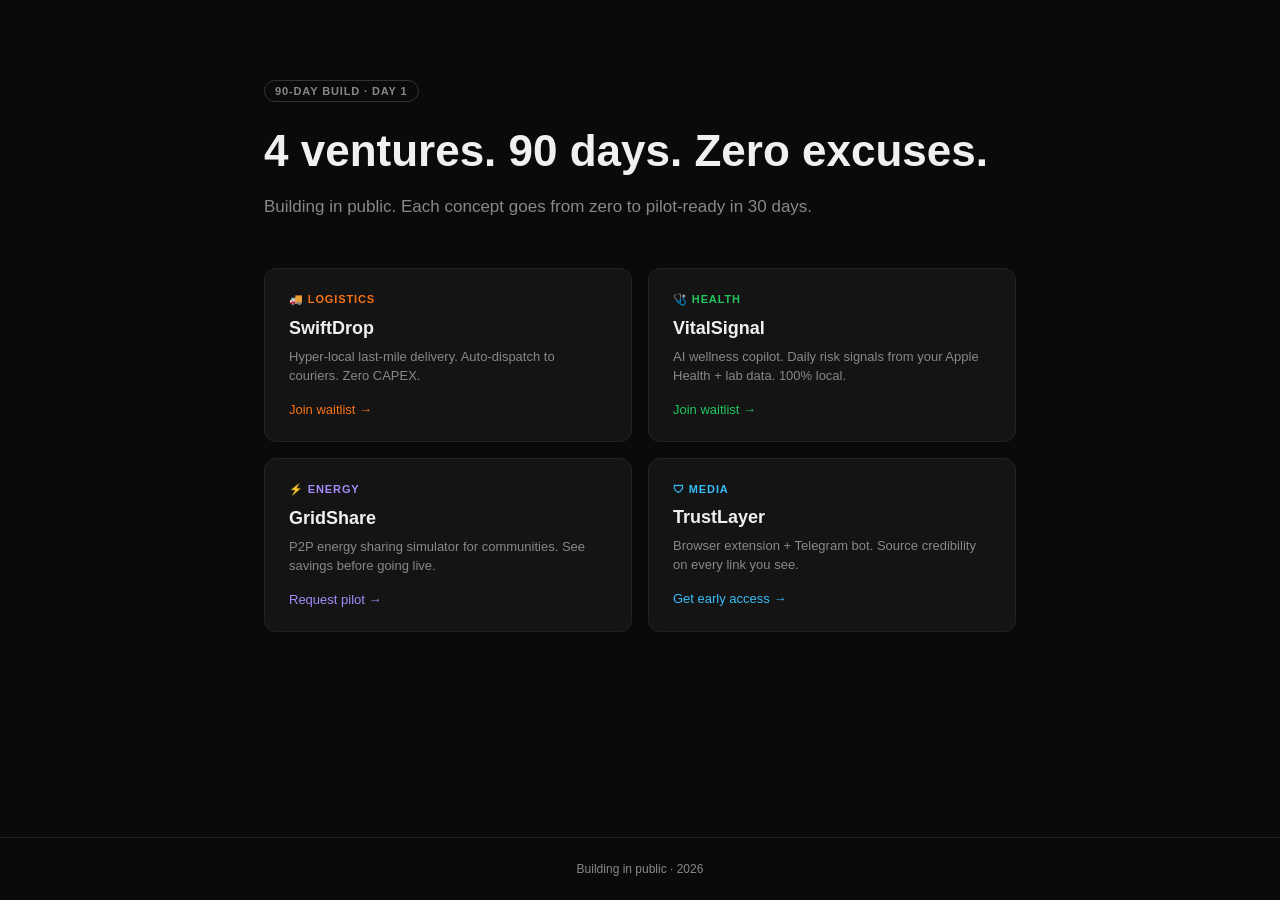
<file: index.html>
<!DOCTYPE html>
<html lang="en">
<head>
  <meta charset="utf-8">
  <meta name="viewport" content="width=device-width, initial-scale=1">
  <title>4 Ventures — 90-day build</title>
  <link rel="stylesheet" href="_shared/style.css">
  <style>
    .grid { display: grid; grid-template-columns: repeat(auto-fit, minmax(280px, 1fr)); gap: 16px; margin-top: 48px; }
    .card { background: var(--surface); border: 1px solid var(--border); border-radius: var(--radius); padding: 24px; text-decoration: none; color: var(--text); display: block; transition: border-color .15s; }
    .card:hover { border-color: var(--card-accent, #555); }
    .card-badge { font-size: 11px; font-weight: 600; letter-spacing: .08em; text-transform: uppercase; margin-bottom: 12px; }
    .card h2 { font-size: 18px; margin-bottom: 8px; }
    .card p { font-size: 13px; color: var(--muted); line-height: 1.5; }
    .card .arrow { margin-top: 16px; font-size: 13px; }
  </style>
</head>
<body>
  <main style="max-width:800px">
    <span class="badge" style="color:#888;border-color:#333">90-day build · Day 1</span>
    <h1>4 ventures. 90 days. Zero excuses.</h1>
    <p class="sub">Building in public. Each concept goes from zero to pilot-ready in 30 days.</p>
    <div class="grid">
      <a class="card" href="delivery/" style="--card-accent:#f97316">
        <div class="card-badge" style="color:#f97316">🚚 Logistics</div>
        <h2>SwiftDrop</h2>
        <p>Hyper-local last-mile delivery. Auto-dispatch to couriers. Zero CAPEX.</p>
        <div class="arrow" style="color:#f97316">Join waitlist →</div>
      </a>
      <a class="card" href="health/" style="--card-accent:#22c55e">
        <div class="card-badge" style="color:#22c55e">🩺 Health</div>
        <h2>VitalSignal</h2>
        <p>AI wellness copilot. Daily risk signals from your Apple Health + lab data. 100% local.</p>
        <div class="arrow" style="color:#22c55e">Join waitlist →</div>
      </a>
      <a class="card" href="energy/" style="--card-accent:#a78bfa">
        <div class="card-badge" style="color:#a78bfa">⚡ Energy</div>
        <h2>GridShare</h2>
        <p>P2P energy sharing simulator for communities. See savings before going live.</p>
        <div class="arrow" style="color:#a78bfa">Request pilot →</div>
      </a>
      <a class="card" href="deepfake/" style="--card-accent:#38bdf8">
        <div class="card-badge" style="color:#38bdf8">🛡 Media</div>
        <h2>TrustLayer</h2>
        <p>Browser extension + Telegram bot. Source credibility on every link you see.</p>
        <div class="arrow" style="color:#38bdf8">Get early access →</div>
      </a>
    </div>
  </main>
  <footer>Building in public · 2026</footer>
</body>
</html>
</file>
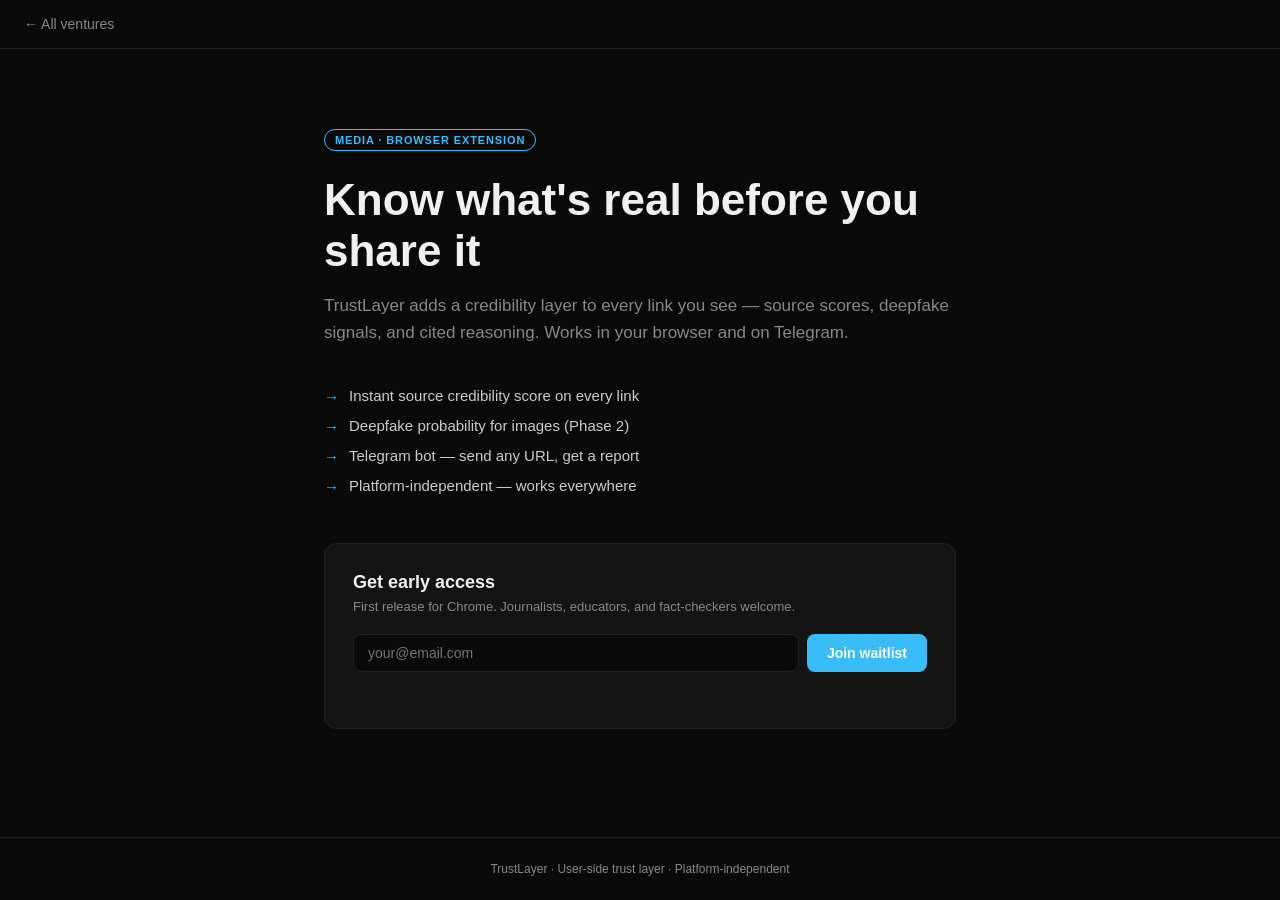
<file: deepfake/index.html>
<!DOCTYPE html>
<html lang="en">
<head>
  <meta charset="utf-8">
  <meta name="viewport" content="width=device-width, initial-scale=1">
  <title>TrustLayer — Verify before you share</title>
  <link rel="stylesheet" href="../_shared/style.css">
  <style>:root { --accent: #38bdf8; }</style>
</head>
<body>
  <nav><a href="../">← All ventures</a></nav>
  <main>
    <span class="badge" style="color:#38bdf8;border-color:#38bdf8">Media · Browser Extension</span>
    <h1>Know what's real before you share it</h1>
    <p class="sub">TrustLayer adds a credibility layer to every link you see — source scores, deepfake signals, and cited reasoning. Works in your browser and on Telegram.</p>
    <ul class="features">
      <li>Instant source credibility score on every link</li>
      <li>Deepfake probability for images (Phase 2)</li>
      <li>Telegram bot — send any URL, get a report</li>
      <li>Platform-independent — works everywhere</li>
    </ul>
    <div class="waitlist">
      <h2>Get early access</h2>
      <p>First release for Chrome. Journalists, educators, and fact-checkers welcome.</p>
      <div class="form-row">
        <input type="email" id="email" placeholder="your@email.com">
        <button onclick="join('deepfake')">Join waitlist</button>
      </div>
      <div id="msg"></div>
    </div>
  </main>
  <footer>TrustLayer · User-side trust layer · Platform-independent</footer>
  <script src="../_shared/waitlist.js"></script>
</body>
</html>
</file>
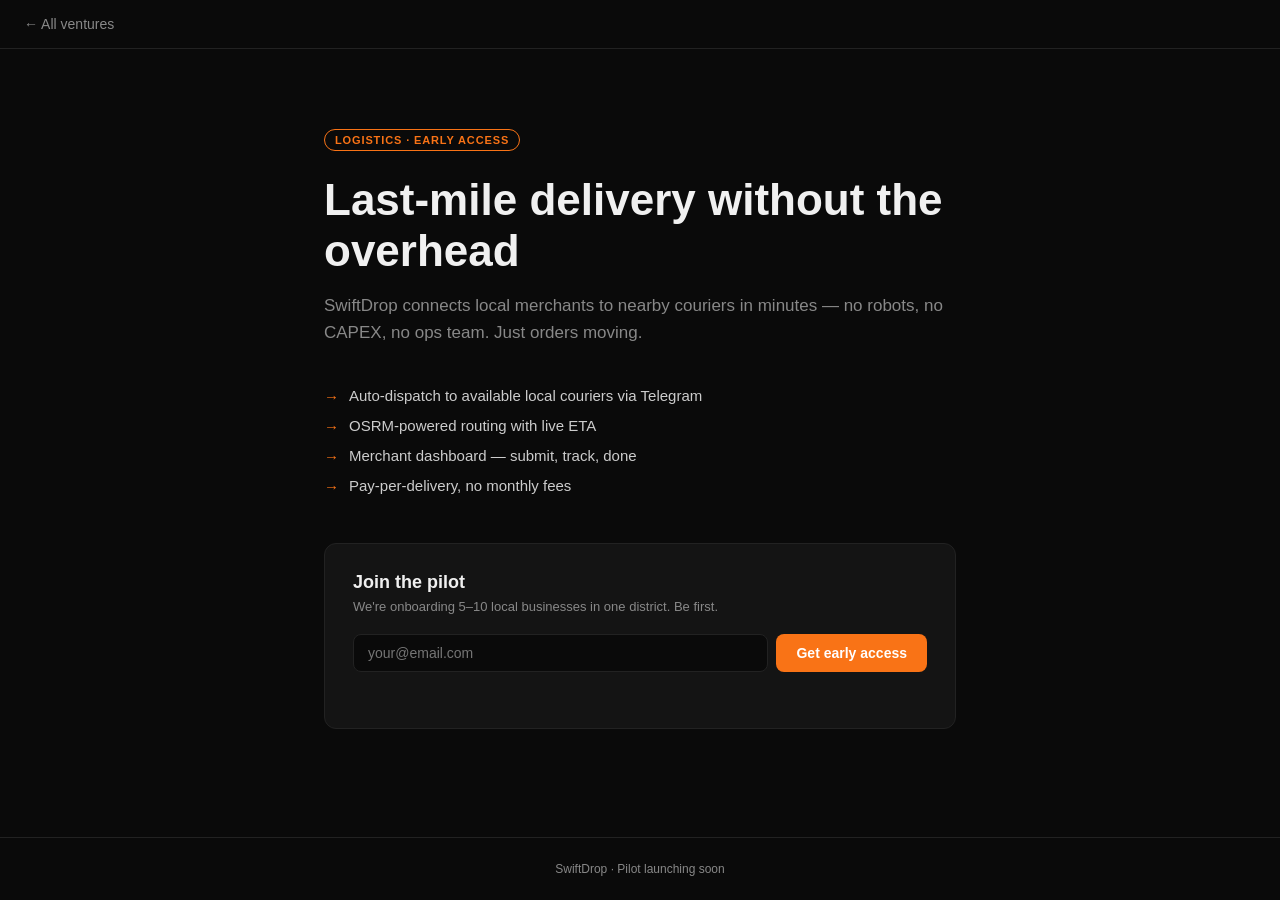
<file: delivery/index.html>
<!DOCTYPE html>
<html lang="en">
<head>
  <meta charset="utf-8">
  <meta name="viewport" content="width=device-width, initial-scale=1">
  <title>SwiftDrop — Hyper-local delivery, zero CAPEX</title>
  <link rel="stylesheet" href="../_shared/style.css">
  <style>:root { --accent: #f97316; }</style>
</head>
<body>
  <nav><a href="../">← All ventures</a></nav>
  <main>
    <span class="badge" style="color:#f97316;border-color:#f97316">Logistics · Early Access</span>
    <h1>Last-mile delivery without the overhead</h1>
    <p class="sub">SwiftDrop connects local merchants to nearby couriers in minutes — no robots, no CAPEX, no ops team. Just orders moving.</p>
    <ul class="features">
      <li>Auto-dispatch to available local couriers via Telegram</li>
      <li>OSRM-powered routing with live ETA</li>
      <li>Merchant dashboard — submit, track, done</li>
      <li>Pay-per-delivery, no monthly fees</li>
    </ul>
    <div class="waitlist">
      <h2>Join the pilot</h2>
      <p>We're onboarding 5–10 local businesses in one district. Be first.</p>
      <div class="form-row">
        <input type="email" id="email" placeholder="your@email.com">
        <button onclick="join('delivery')">Get early access</button>
      </div>
      <div id="msg"></div>
    </div>
  </main>
  <footer>SwiftDrop · Pilot launching soon</footer>
  <script src="../_shared/waitlist.js"></script>
</body>
</html>
</file>
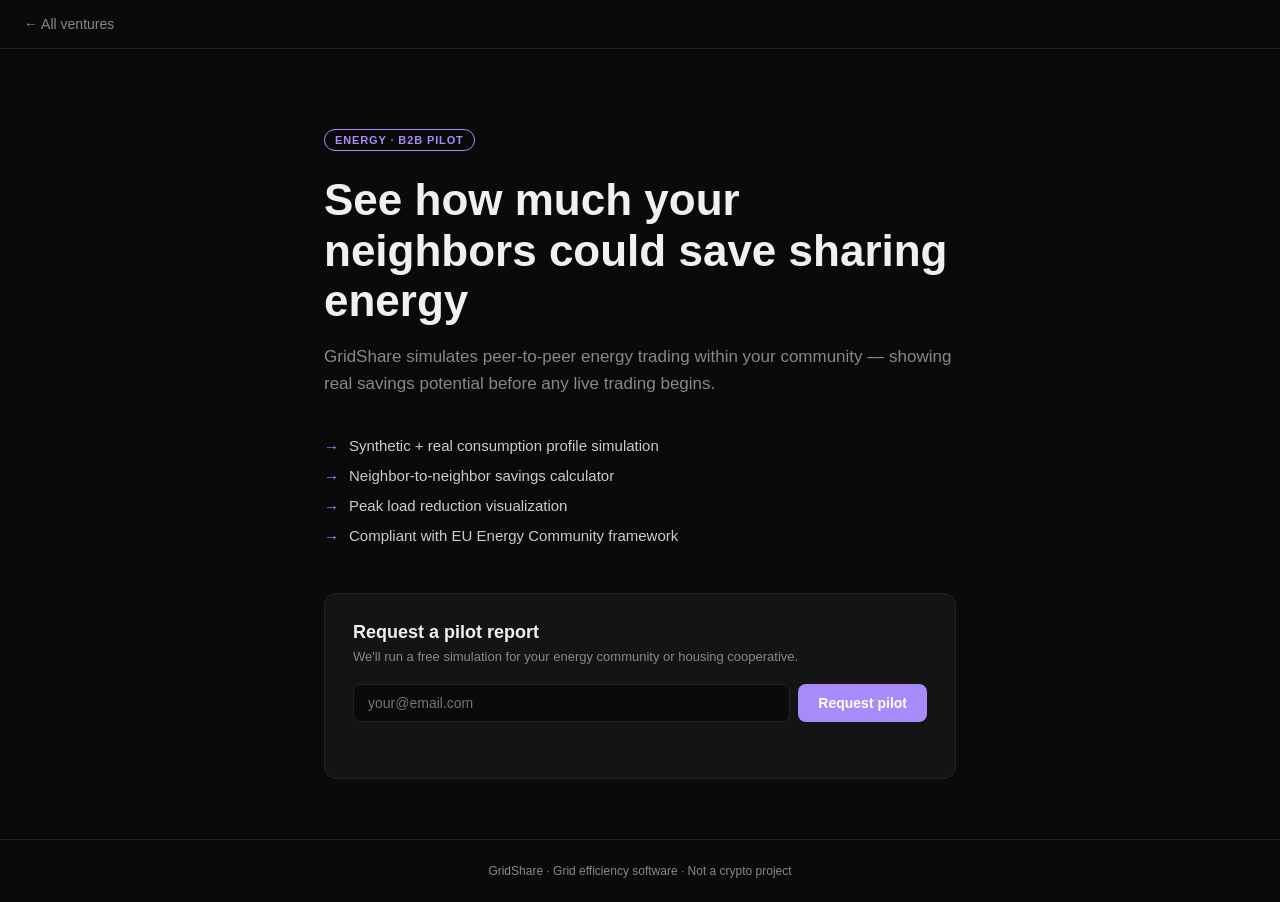
<file: energy/index.html>
<!DOCTYPE html>
<html lang="en">
<head>
  <meta charset="utf-8">
  <meta name="viewport" content="width=device-width, initial-scale=1">
  <title>GridShare — P2P energy sharing simulator</title>
  <link rel="stylesheet" href="../_shared/style.css">
  <style>:root { --accent: #a78bfa; }</style>
</head>
<body>
  <nav><a href="../">← All ventures</a></nav>
  <main>
    <span class="badge" style="color:#a78bfa;border-color:#a78bfa">Energy · B2B Pilot</span>
    <h1>See how much your neighbors could save sharing energy</h1>
    <p class="sub">GridShare simulates peer-to-peer energy trading within your community — showing real savings potential before any live trading begins.</p>
    <ul class="features">
      <li>Synthetic + real consumption profile simulation</li>
      <li>Neighbor-to-neighbor savings calculator</li>
      <li>Peak load reduction visualization</li>
      <li>Compliant with EU Energy Community framework</li>
    </ul>
    <div class="waitlist">
      <h2>Request a pilot report</h2>
      <p>We'll run a free simulation for your energy community or housing cooperative.</p>
      <div class="form-row">
        <input type="email" id="email" placeholder="your@email.com">
        <button onclick="join('energy')">Request pilot</button>
      </div>
      <div id="msg"></div>
    </div>
  </main>
  <footer>GridShare · Grid efficiency software · Not a crypto project</footer>
  <script src="../_shared/waitlist.js"></script>
</body>
</html>
</file>
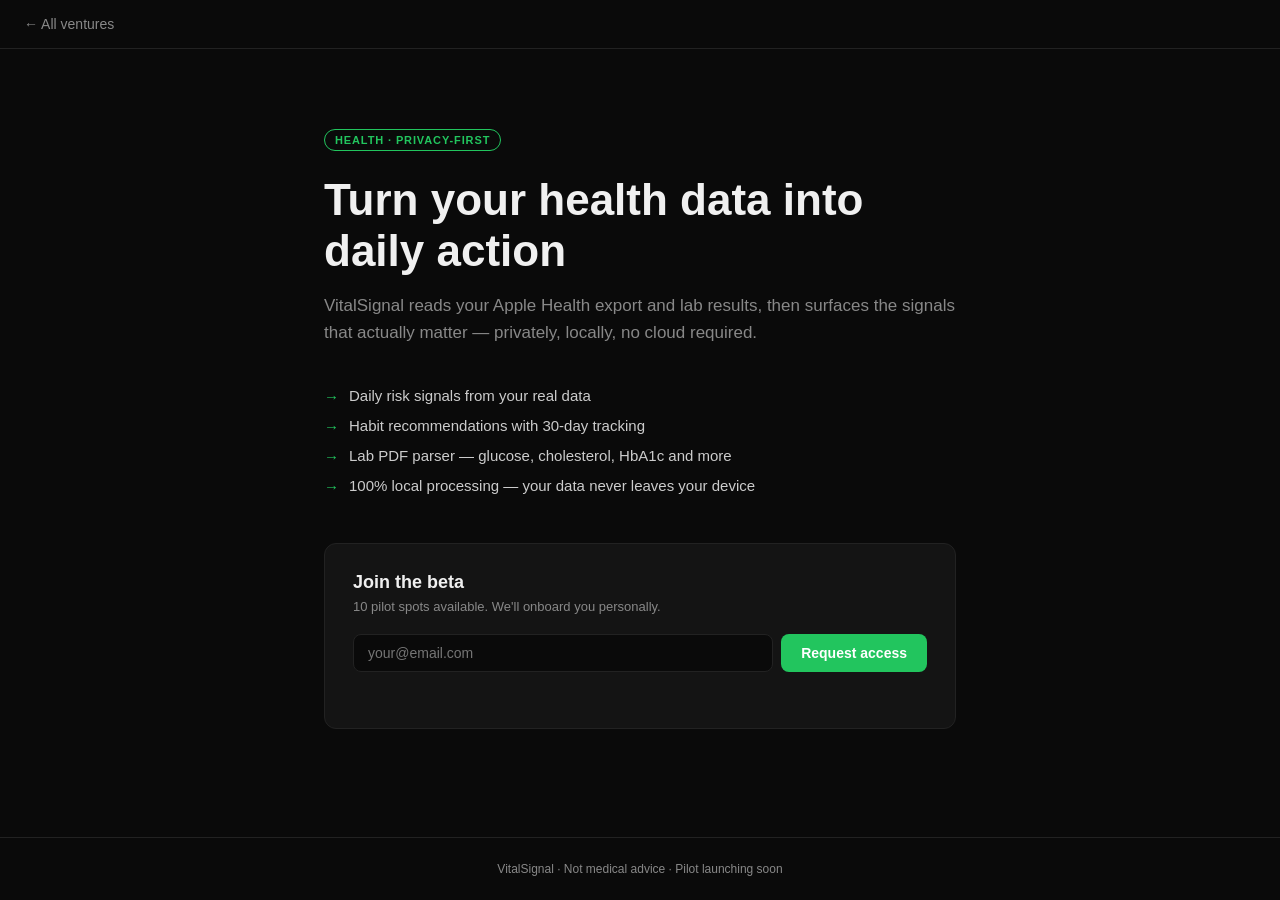
<file: health/index.html>
<!DOCTYPE html>
<html lang="en">
<head>
  <meta charset="utf-8">
  <meta name="viewport" content="width=device-width, initial-scale=1">
  <title>VitalSignal — Your personal health advocate</title>
  <link rel="stylesheet" href="../_shared/style.css">
  <style>:root { --accent: #22c55e; }</style>
</head>
<body>
  <nav><a href="../">← All ventures</a></nav>
  <main>
    <span class="badge" style="color:#22c55e;border-color:#22c55e">Health · Privacy-first</span>
    <h1>Turn your health data into daily action</h1>
    <p class="sub">VitalSignal reads your Apple Health export and lab results, then surfaces the signals that actually matter — privately, locally, no cloud required.</p>
    <ul class="features">
      <li>Daily risk signals from your real data</li>
      <li>Habit recommendations with 30-day tracking</li>
      <li>Lab PDF parser — glucose, cholesterol, HbA1c and more</li>
      <li>100% local processing — your data never leaves your device</li>
    </ul>
    <div class="waitlist">
      <h2>Join the beta</h2>
      <p>10 pilot spots available. We'll onboard you personally.</p>
      <div class="form-row">
        <input type="email" id="email" placeholder="your@email.com">
        <button onclick="join('health')">Request access</button>
      </div>
      <div id="msg"></div>
    </div>
  </main>
  <footer>VitalSignal · Not medical advice · Pilot launching soon</footer>
  <script src="../_shared/waitlist.js"></script>
</body>
</html>
</file>
<file: _shared/style.css>
*, *::before, *::after { box-sizing: border-box; margin: 0; padding: 0; }

:root {
  --bg: #0a0a0a;
  --surface: #141414;
  --border: #222;
  --text: #f0f0f0;
  --muted: #888;
  --radius: 12px;
}

body {
  font-family: -apple-system, BlinkMacSystemFont, "Segoe UI", sans-serif;
  background: var(--bg);
  color: var(--text);
  min-height: 100vh;
  display: flex;
  flex-direction: column;
}

nav {
  padding: 16px 24px;
  border-bottom: 1px solid var(--border);
  display: flex;
  align-items: center;
  gap: 8px;
  font-size: 14px;
  color: var(--muted);
}

nav a { color: var(--muted); text-decoration: none; }
nav a:hover { color: var(--text); }

main {
  flex: 1;
  max-width: 680px;
  margin: 0 auto;
  padding: 80px 24px 60px;
  width: 100%;
}

.badge {
  display: inline-block;
  font-size: 11px;
  font-weight: 600;
  letter-spacing: .08em;
  text-transform: uppercase;
  padding: 4px 10px;
  border-radius: 99px;
  border: 1px solid;
  margin-bottom: 24px;
}

h1 {
  font-size: clamp(28px, 5vw, 44px);
  font-weight: 700;
  line-height: 1.15;
  margin-bottom: 16px;
}

.sub {
  font-size: 17px;
  color: var(--muted);
  line-height: 1.6;
  margin-bottom: 40px;
}

.features {
  list-style: none;
  margin-bottom: 48px;
  display: flex;
  flex-direction: column;
  gap: 12px;
}

.features li {
  display: flex;
  align-items: flex-start;
  gap: 10px;
  font-size: 15px;
  color: #ccc;
}

.features li::before {
  content: "→";
  color: var(--accent, #888);
  flex-shrink: 0;
  margin-top: 1px;
}

.waitlist {
  background: var(--surface);
  border: 1px solid var(--border);
  border-radius: var(--radius);
  padding: 28px;
}

.waitlist h2 { font-size: 18px; margin-bottom: 6px; }
.waitlist p { font-size: 13px; color: var(--muted); margin-bottom: 20px; }

.form-row {
  display: flex;
  gap: 8px;
}

.form-row input {
  flex: 1;
  background: var(--bg);
  border: 1px solid var(--border);
  border-radius: 8px;
  padding: 10px 14px;
  font-size: 14px;
  color: var(--text);
  outline: none;
}

.form-row input:focus { border-color: var(--accent, #555); }

.form-row button {
  background: var(--accent, #555);
  color: #fff;
  border: none;
  border-radius: 8px;
  padding: 10px 20px;
  font-size: 14px;
  font-weight: 600;
  cursor: pointer;
  white-space: nowrap;
}

.form-row button:hover { opacity: .85; }

#msg { font-size: 13px; margin-top: 10px; min-height: 18px; }

footer {
  text-align: center;
  padding: 24px;
  font-size: 12px;
  color: var(--muted);
  border-top: 1px solid var(--border);
}

@media (max-width: 480px) {
  .form-row { flex-direction: column; }
}
</file>
